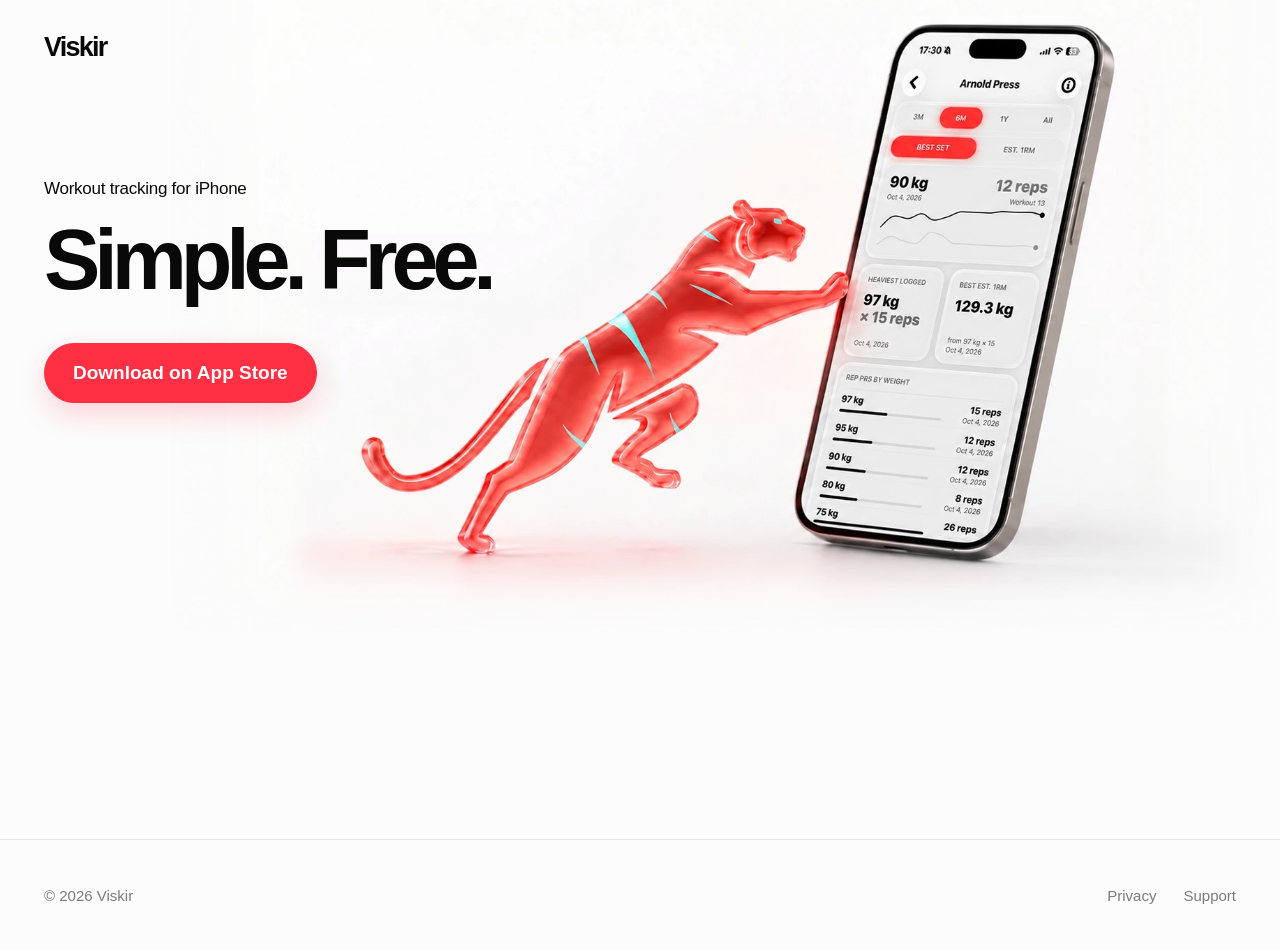
<file: index.html>
<!DOCTYPE html>
<html lang="en">
<head>
<meta charset="UTF-8"><meta name="viewport" content="width=device-width,initial-scale=1"/>
<meta name="theme-color" content="#fcfcfc"/>
<meta name="description" content="Viskir — simple, free workout tracking for iPhone."/>
<title>Viskir — Simple. Free.</title>
<style>
:root{--bg:#fcfcfc;--ink:#09090a;--accent:#ff3044;--muted:#797b80;--line:rgba(0,0,0,.085)}
*{box-sizing:border-box}html{background:var(--bg)}body{margin:0;min-height:100svh;display:grid;grid-template-rows:auto 1fr auto;background:var(--bg);color:var(--ink);font-family:-apple-system,BlinkMacSystemFont,"SF Pro Display","Helvetica Neue",Arial,sans-serif;-webkit-font-smoothing:antialiased}
a{color:inherit}.shell{width:min(calc(100% - 148px),1524px);margin-inline:auto}
header{height:95px;display:flex;align-items:center;position:relative;z-index:6}.brand{font-size:27px;font-weight:760;letter-spacing:-.065em;text-decoration:none}
.hero{position:relative;min-height:829px;display:flex;align-items:center;isolation:isolate}
.copy{position:relative;z-index:3;flex:none;width:57%;transform:translateY(-38px)}.eyebrow{font-size:19px;font-weight:500;letter-spacing:-.015em;margin:0 0 20px}
h1{margin:0;font-size:clamp(65px,6.4vw,108px);line-height:.98;font-weight:760;letter-spacing:-.072em;white-space:nowrap}
.actions{margin-top:42px;display:flex;gap:20px;flex-wrap:wrap}.btn{border:1px solid var(--line);border-radius:99px;display:inline-flex;align-items:center;justify-content:center;padding:0 28px;min-height:60px;font-size:19px;font-weight:600;text-decoration:none;background:white;transition:transform .15s,box-shadow .15s}
.btn:hover{transform:translateY(-2px)}.primary{background:var(--accent);border-color:var(--accent);color:#fff;box-shadow:0 12px 29px rgba(255,48,68,.19)}.primary:hover{box-shadow:0 16px 35px rgba(255,48,68,.26)}a:focus-visible{outline:3px solid var(--accent);outline-offset:4px}
.scene{position:absolute;inset:0;z-index:1;pointer-events:none;overflow:visible}.art{display:block;position:absolute;width:1510px;max-width:none;height:auto;right:calc((100% - 100vw)/2);top:-53px;user-select:none;/* fade only the EMPTY left border, never the tiger or phone edges */}
footer{min-height:110px;border-top:1px solid var(--line);position:relative;z-index:5;color:var(--muted)}.foot{min-height:110px;display:flex;align-items:center;justify-content:space-between;gap:16px;font-size:15px}.links{display:flex;gap:27px}.links a{text-decoration:none}.links a:hover{color:var(--ink)}
@media(min-width:1700px){.hero{min-height:calc(100svh - 205px)}.art{width:min(91vw,1640px);top:calc(50% - 390px)}}
@media(min-width:841px) and (max-width:1550px){.shell{width:calc(100% - 88px)}.hero{min-height:744px}.copy{width:56%}.eyebrow{font-size:17px}.art{width:clamp(950px,94vw,1510px);top:calc(50% - 399px);right:-38px}h1{font-size:clamp(65px,6.6vw,96px)}}
@media(max-width:840px){.shell{width:calc(100% - 40px)}header{height:78px}.brand{font-size:24px}.hero{min-height:0;display:block;padding:44px 0 0}.copy{width:100%;transform:none}.eyebrow{font-size:16px;margin-bottom:15px}h1{font-size:clamp(51px,10vw,78px)}.actions{margin-top:28px;gap:10px}.btn{min-height:50px;font-size:15px;padding:0 22px}.scene{position:relative;height:min(86vw,600px);margin:30px -20px 0;width:calc(100% + 40px);overflow:hidden}.art{width:min(150vw,902px);right:0;top:0}.foot,footer{min-height:74px}.foot{font-size:13px}.links{gap:17px}}
@media(max-width:500px){.scene{height:92vw;margin-top:24px}.art{width:161vw;right:-4vw;top:0}h1{font-size:clamp(48px,12.5vw,58px)}}
@media(max-width:360px){h1{font-size:46px}.btn{padding:0 18px}.art{width:167vw}}
@media(prefers-reduced-motion:reduce){.btn{transition:none}}

/* Responsive artwork bounds: retain the full approved tiger and phone. */
@media (min-width: 841px) and (max-width: 1550px) {
  .hero { min-height: max(744px, calc(58.224vw - 12px)); }
  .art { top: -35px; }
}
@media (min-width: 1551px) and (max-width: 1699px) {
  .hero { min-height: max(920px, calc(100svh - 205px)); }
  .art { top: -35px; }
}
@media (min-width: 1700px) {
  .hero { min-height: max(970px, min(1020px, calc(56.4vw + 10px)), calc(100svh - 205px)); }
  .art { top: -35px; }
}
@media (max-width: 840px) {
  .scene {
    position: relative;
    width: 100vw;
    height: calc(86.72vw + 8px);
    margin: 28px calc(50% - 50vw) 0;
    overflow: hidden;
  }
  .art {
    width: 140vw;
    height: auto;
    left: 50%;
    right: auto;
    top: 0;
    transform: translateX(-50%);
  }
}

/* Keep the complete scene visible on initial load in shorter desktop viewports. */
@media (min-width: 841px) and (max-height: 950px) {
  .art {
    width: min(calc(clamp(950px, 94vw, 1510px) - 90px), 175svh) !important;
    top: -145px !important;
    right: calc((100% - 100vw) / 2) !important;
  }
}
@media (min-width: 841px) and (max-height: 820px) {
  .art { top: -90px !important; }
}

/* Approved desktop slogan position: raised 50px beyond the last preview. */
@media (min-width: 841px) {
  .copy { transform: translateY(-176px); }
}
</style>
</head>
<body>
<header class="shell"><a class="brand" href="https://viskir.com/">Viskir</a></header>
<main><section class="shell hero" aria-label="Viskir workout tracking"><div class="copy">
<p class="eyebrow">Workout tracking for iPhone</p><h1>Simple. Free.</h1>
<nav class="actions" aria-label="Download and information"><a class="btn primary" href="https://apps.apple.com/app/id6819075258">Download on App Store</a></nav>
</div><div class="scene" aria-hidden="true"><img class="art" src="assets/viskir-tiger-corrected-mask-no-holes.webp" alt="" width="1595" height="986"/></div></section></main>
<footer><div class="shell foot"><span>© 2026 Viskir</span><nav class="links" aria-label="Footer"><a href="https://viskir.com/privacy/">Privacy</a><a href="https://viskir.com/support/">Support</a></nav></div></footer>
</body></html>
</file>
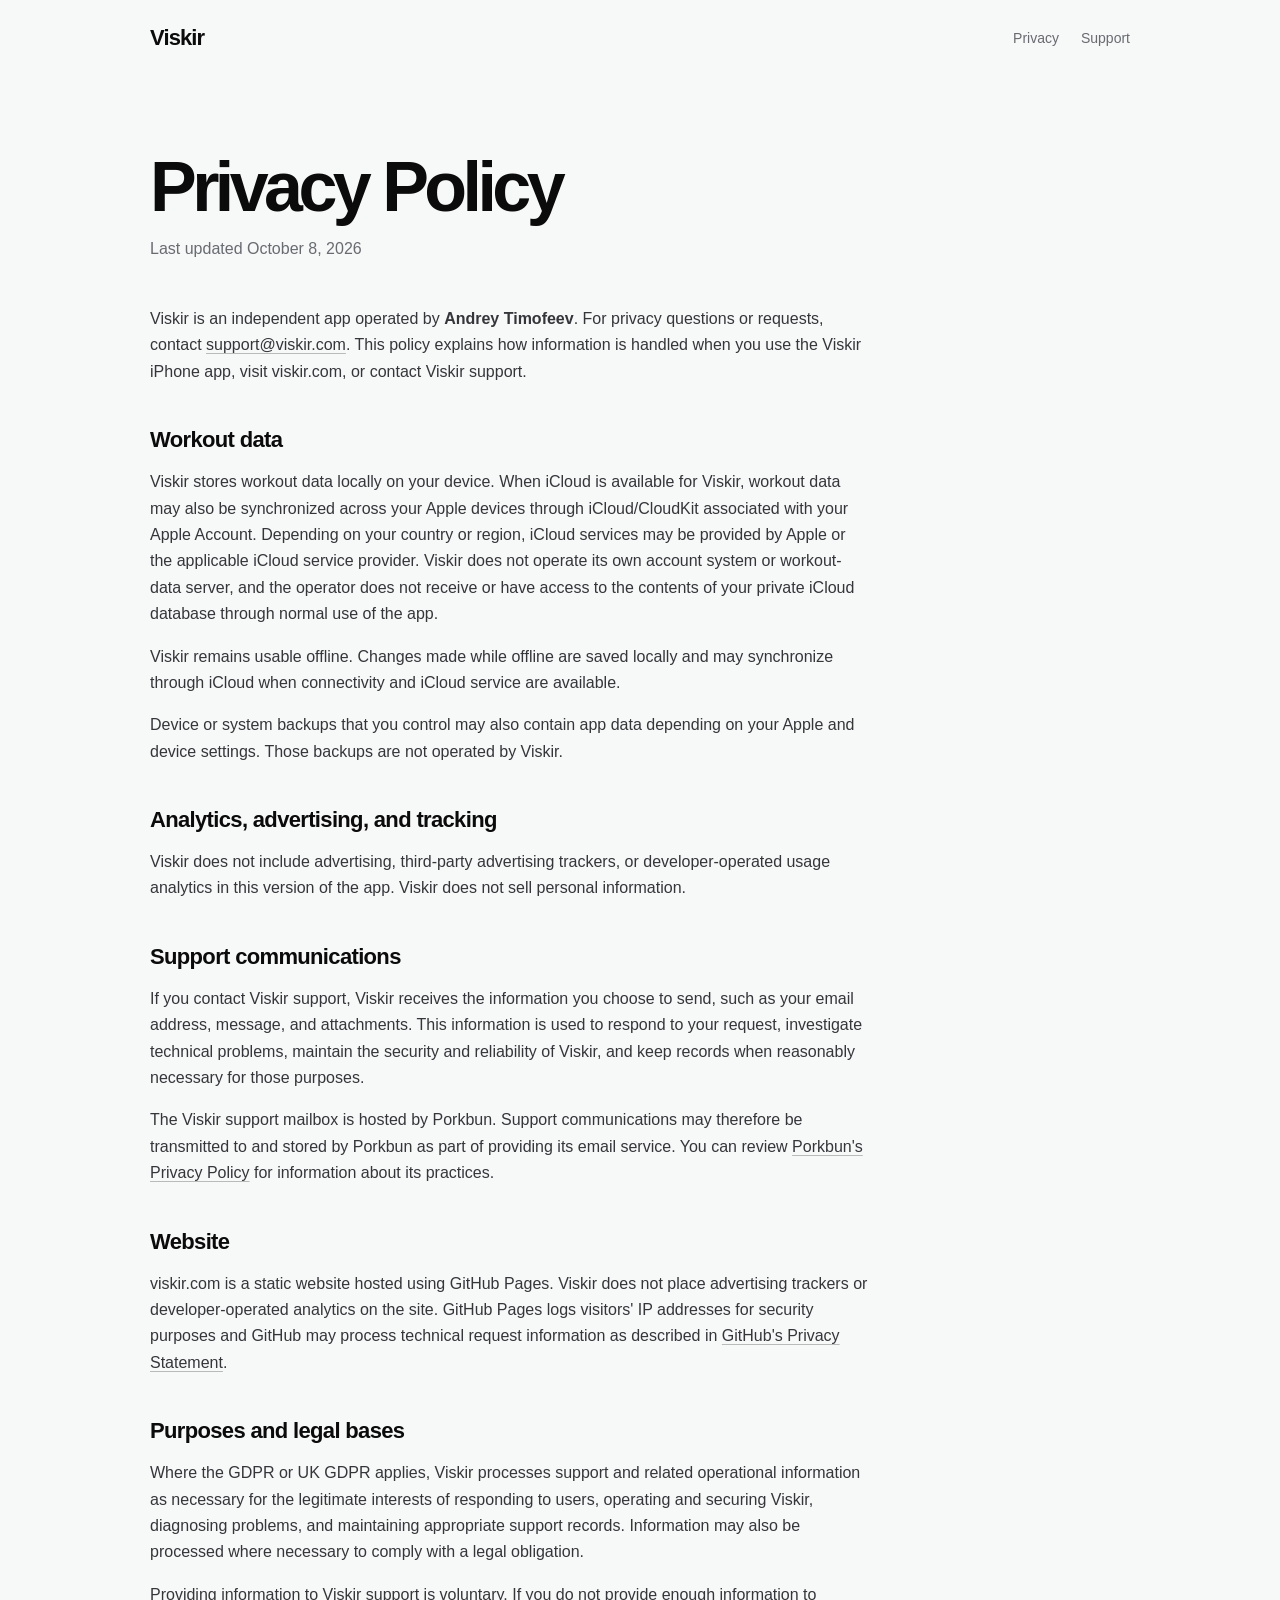
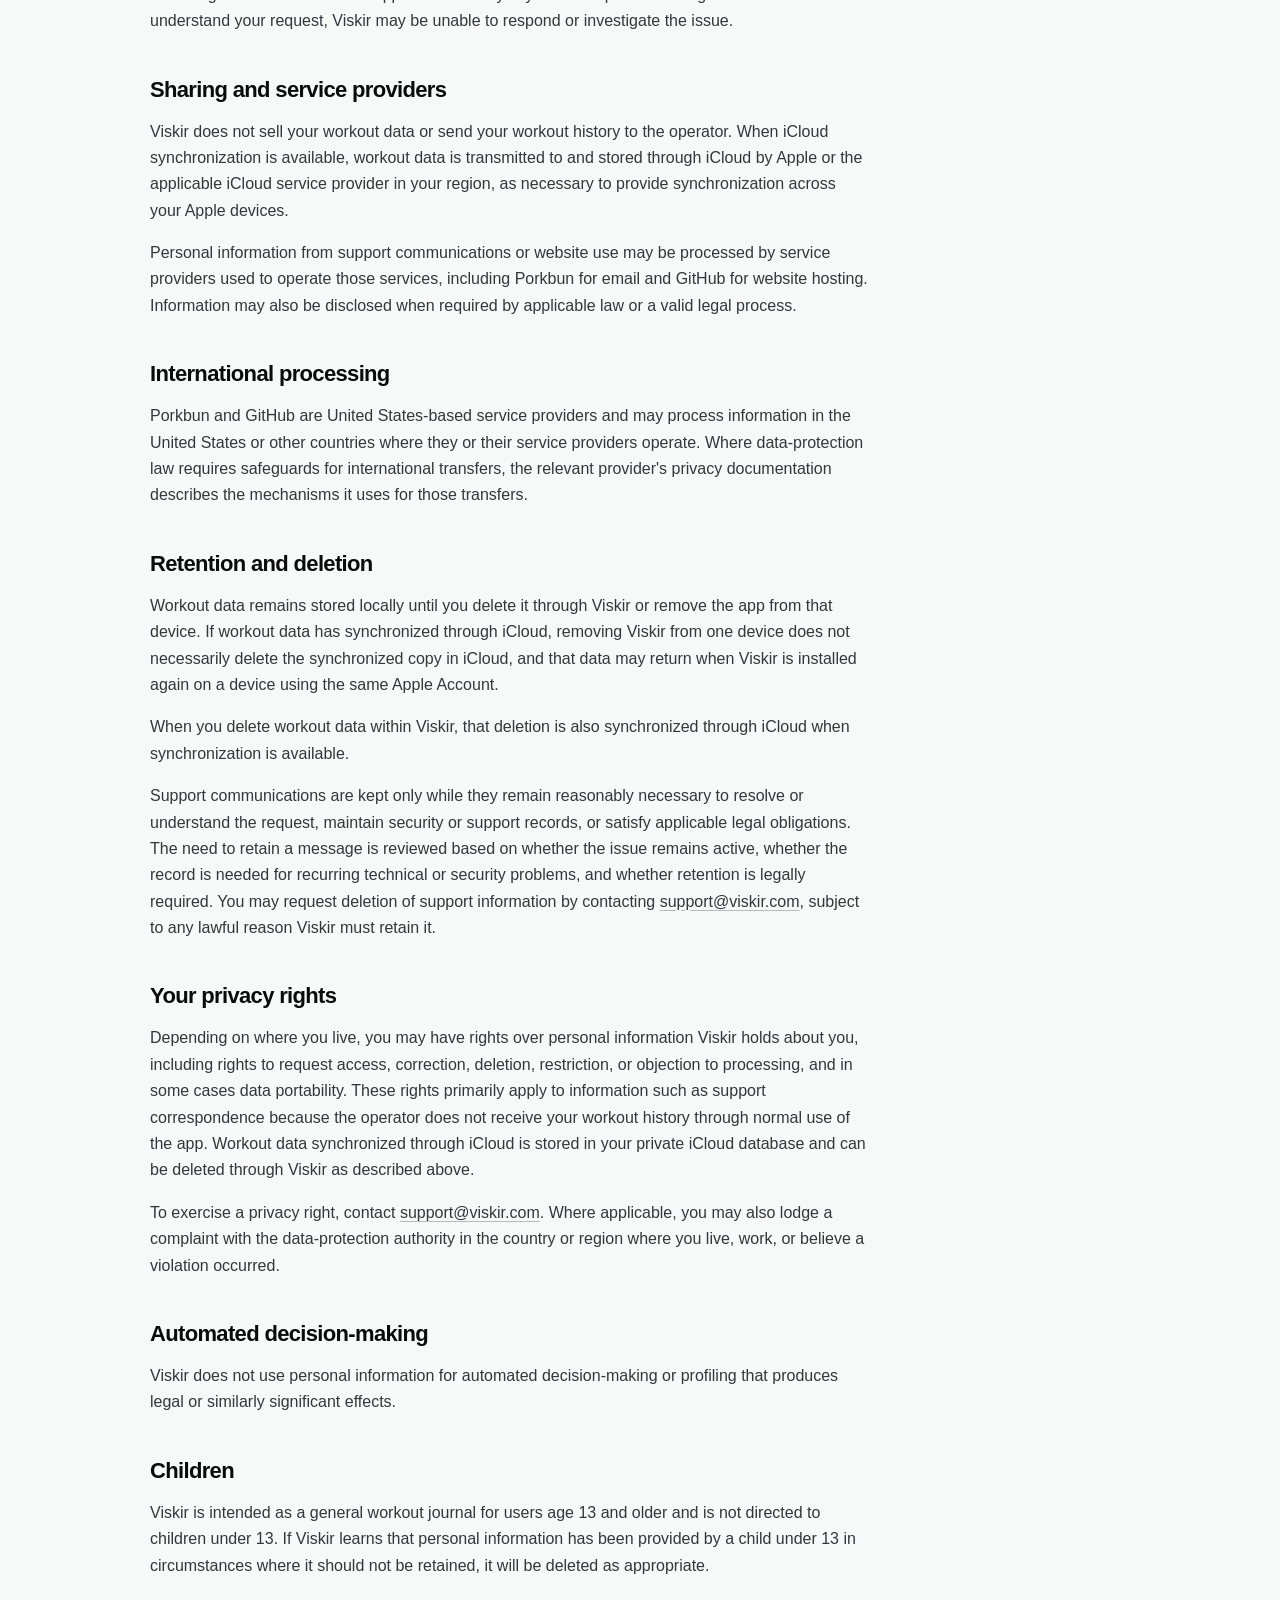
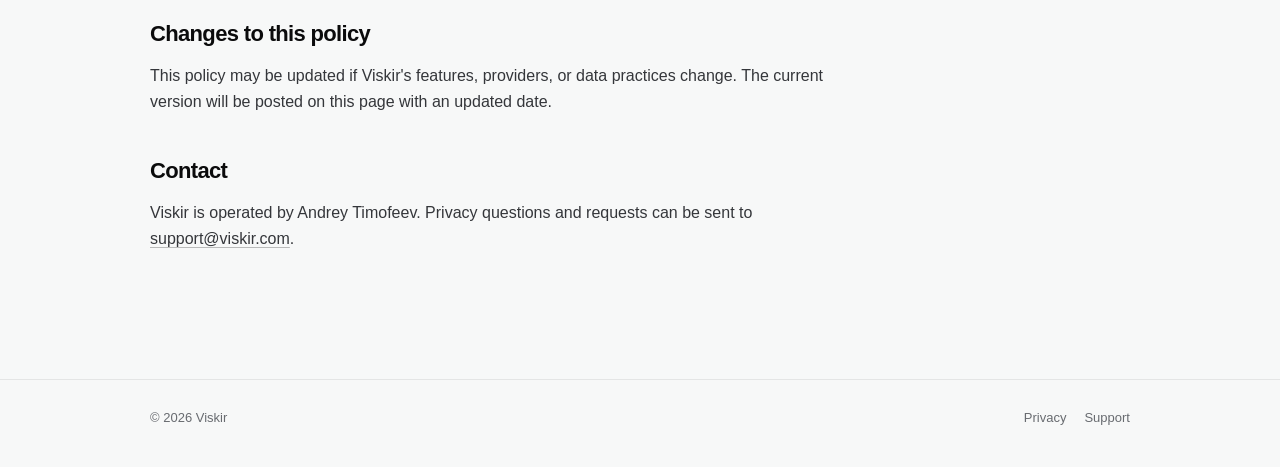
<file: privacy/index.html>
<!doctype html>
<html lang="en">
<head>
  <meta charset="utf-8">
  <meta name="viewport" content="width=device-width, initial-scale=1">
  <meta name="description" content="Viskir Privacy Policy">
  <title>Privacy Policy — Viskir</title>
  <link rel="stylesheet" href="/styles.css">
</head>
<body>
  <header class="shell nav">
    <a class="brand" href="/">Viskir</a>
    <nav class="navlinks" aria-label="Primary navigation">
      <a href="/privacy/" aria-current="page">Privacy</a>
      <a href="/support/">Support</a>
    </nav>
  </header>

  <main class="shell page">
    <div class="page-header">
      <h1>Privacy Policy</h1>
      <p class="subtitle">Last updated October 8, 2026</p>
    </div>

    <article class="prose">

      <p>
        Viskir is an independent app operated by <strong>Andrey Timofeev</strong>.
        For privacy questions or requests, contact
        <a href="mailto:support@viskir.com">support@viskir.com</a>.
        This policy explains how information is handled when you use the Viskir
        iPhone app, visit viskir.com, or contact Viskir support.
      </p>

      <h2>Workout data</h2>
      <p>
        Viskir stores workout data locally on your device. When iCloud is available
        for Viskir, workout data may also be synchronized across your Apple devices
        through iCloud/CloudKit associated with your Apple Account. Depending on your
        country or region, iCloud services may be provided by Apple or the
        applicable iCloud service provider. Viskir does not operate its own account system or workout-data
        server, and the operator does not receive or have access to the contents of
        your private iCloud database through normal use of the app.
      </p>
      <p>
        Viskir remains usable offline. Changes made while offline are saved locally
        and may synchronize through iCloud when connectivity and iCloud service are
        available.
      </p>
      <p>
        Device or system backups that you control may also contain app data depending
        on your Apple and device settings. Those backups are not operated by Viskir.
      </p>

      <h2>Analytics, advertising, and tracking</h2>
      <p>
        Viskir does not include advertising, third-party advertising trackers, or
        developer-operated usage analytics in this version of the app. Viskir does
        not sell personal information.
      </p>

      <h2>Support communications</h2>
      <p>
        If you contact Viskir support, Viskir receives the information you choose to
        send, such as your email address, message, and attachments. This information
        is used to respond to your request, investigate technical problems, maintain
        the security and reliability of Viskir, and keep records when reasonably
        necessary for those purposes.
      </p>
      <p>
        The Viskir support mailbox is hosted by Porkbun. Support communications may
        therefore be transmitted to and stored by Porkbun as part of providing its
        email service. You can review
        <a href="https://porkbun.com/legal/agreement/privacy_policy">Porkbun's Privacy Policy</a>
        for information about its practices.
      </p>

      <h2>Website</h2>
      <p>
        viskir.com is a static website hosted using GitHub Pages. Viskir does not
        place advertising trackers or developer-operated analytics on the site.
        GitHub Pages logs visitors' IP addresses for security purposes and GitHub may
        process technical request information as described in
        <a href="https://docs.github.com/en/site-policy/privacy-policies/github-general-privacy-statement">GitHub's Privacy Statement</a>.
      </p>

      <h2>Purposes and legal bases</h2>
      <p>
        Where the GDPR or UK GDPR applies, Viskir processes support and related
        operational information as necessary for the legitimate interests of
        responding to users, operating and securing Viskir, diagnosing problems, and
        maintaining appropriate support records. Information may also be processed
        where necessary to comply with a legal obligation.
      </p>
      <p>
        Providing information to Viskir support is voluntary. If you do not provide
        enough information to understand your request, Viskir may be unable to
        respond or investigate the issue.
      </p>

      <h2>Sharing and service providers</h2>
      <p>
        Viskir does not sell your workout data or send your workout history to the
        operator. When iCloud synchronization is available, workout data is
        transmitted to and stored through iCloud by Apple or the applicable iCloud
        service provider in your region, as necessary to provide synchronization
        across your Apple devices.
      </p>
      <p>
        Personal information from support communications or website use may be
        processed by service providers used to operate those services, including
        Porkbun for email and GitHub for website hosting. Information may also be
        disclosed when required by applicable law or a valid legal process.
      </p>

      <h2>International processing</h2>
      <p>
        Porkbun and GitHub are United States-based service providers and may process
        information in the United States or other countries where they or their
        service providers operate. Where data-protection law requires safeguards for
        international transfers, the relevant provider's privacy documentation
        describes the mechanisms it uses for those transfers.
      </p>

      <h2>Retention and deletion</h2>
      <p>
        Workout data remains stored locally until you delete it through Viskir or
        remove the app from that device. If workout data has synchronized through
        iCloud, removing Viskir from one device does not necessarily delete the
        synchronized copy in iCloud, and that data may return when Viskir is
        installed again on a device using the same Apple Account.
      </p>
      <p>
        When you delete workout data within Viskir, that deletion is also synchronized
        through iCloud when synchronization is available.
      </p>
      <p>
        Support communications are kept only while they remain reasonably necessary
        to resolve or understand the request, maintain security or support records,
        or satisfy applicable legal obligations. The need to retain a message is
        reviewed based on whether the issue remains active, whether the record is
        needed for recurring technical or security problems, and whether retention
        is legally required. You may request deletion of support information by
        contacting <a href="mailto:support@viskir.com">support@viskir.com</a>,
        subject to any lawful reason Viskir must retain it.
      </p>

      <h2>Your privacy rights</h2>
      <p>
        Depending on where you live, you may have rights over personal information
        Viskir holds about you, including rights to request access, correction,
        deletion, restriction, or objection to processing, and in some cases data
        portability. These rights primarily apply to information such as support
        correspondence because the operator does not receive your workout history
        through normal use of the app. Workout data synchronized through iCloud is
        stored in your private iCloud database and can be deleted through Viskir as
        described above.
      </p>
      <p>
        To exercise a privacy right, contact
        <a href="mailto:support@viskir.com">support@viskir.com</a>. Where applicable,
        you may also lodge a complaint with the data-protection authority in the
        country or region where you live, work, or believe a violation occurred.
      </p>

      <h2>Automated decision-making</h2>
      <p>
        Viskir does not use personal information for automated decision-making or
        profiling that produces legal or similarly significant effects.
      </p>

      <h2>Children</h2>
      <p>
        Viskir is intended as a general workout journal for users age 13 and older
        and is not directed to children under 13. If Viskir learns that personal
        information has been provided by a child under 13 in circumstances where it
        should not be retained, it will be deleted as appropriate.
      </p>

      <h2>Changes to this policy</h2>
      <p>
        This policy may be updated if Viskir's features, providers, or data practices
        change. The current version will be posted on this page with an updated date.
      </p>

      <h2>Contact</h2>
      <p>
        Viskir is operated by Andrey Timofeev. Privacy questions and requests can be
        sent to <a href="mailto:support@viskir.com">support@viskir.com</a>.
      </p>
    </article>
  </main>

  <footer>
    <div class="shell footer-row">
      <span>© 2026 Viskir</span>
      <div class="footer-links">
        <a href="/privacy/">Privacy</a>
        <a href="/support/">Support</a>
      </div>
    </div>
  </footer>
</body>
</html>
</file>
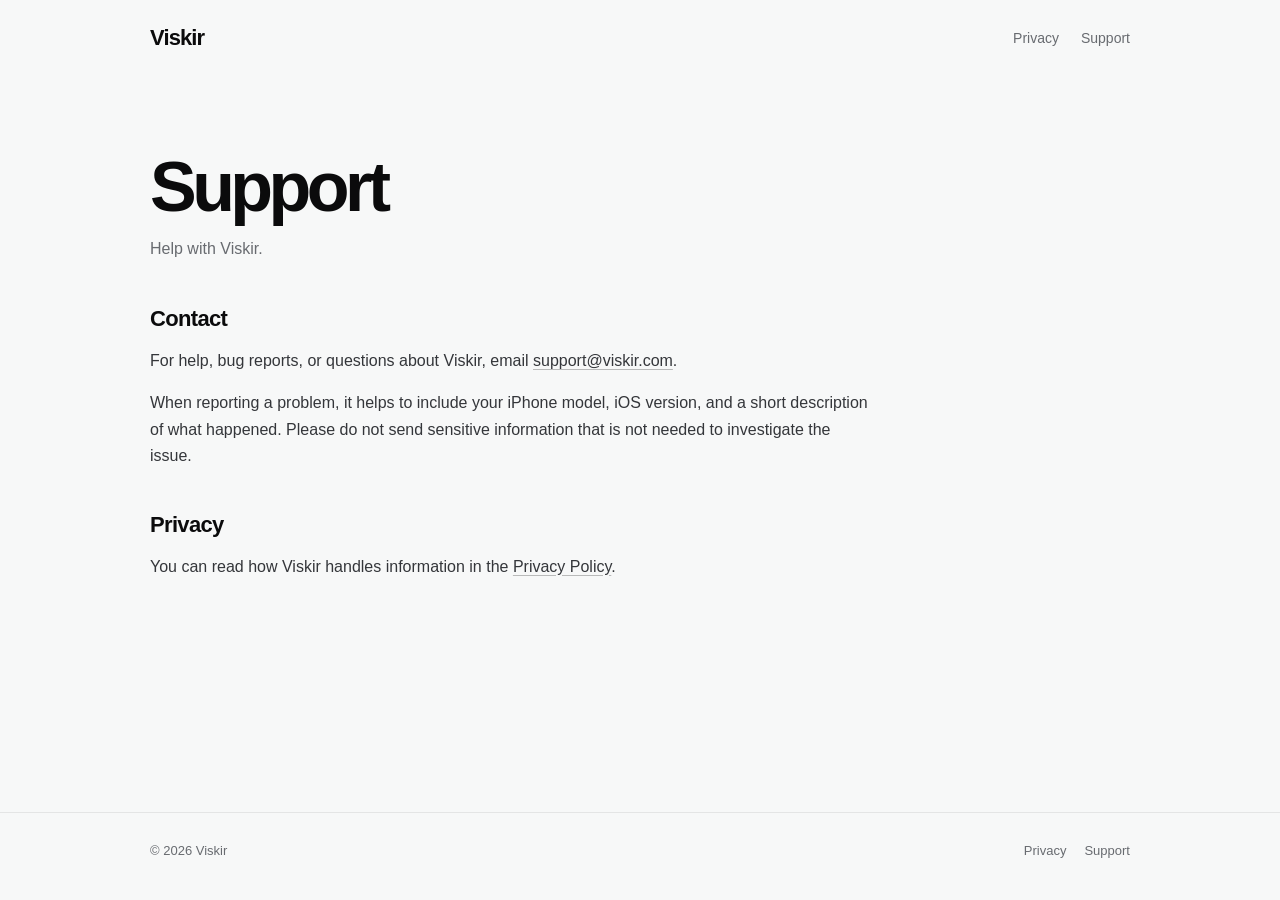
<file: support/index.html>
<!doctype html>
<html lang="en">
<head>
  <meta charset="utf-8">
  <meta name="viewport" content="width=device-width, initial-scale=1">
  <meta name="description" content="Viskir Support">
  <title>Support — Viskir</title>
  <link rel="stylesheet" href="/styles.css">
</head>
<body>
  <header class="shell nav">
    <a class="brand" href="/">Viskir</a>
    <nav class="navlinks" aria-label="Primary navigation">
      <a href="/privacy/">Privacy</a>
      <a href="/support/" aria-current="page">Support</a>
    </nav>
  </header>

  <main class="shell page">
    <div class="page-header">
      <h1>Support</h1>
      <p class="subtitle">Help with Viskir.</p>
    </div>

    <article class="prose">

      <h2>Contact</h2>
      <p>
        For help, bug reports, or questions about Viskir, email
        <a href="mailto:support@viskir.com">support@viskir.com</a>.
      </p>
      <p>
        When reporting a problem, it helps to include your iPhone model, iOS
        version, and a short description of what happened. Please do not send
        sensitive information that is not needed to investigate the issue.
      </p>

      <h2>Privacy</h2>
      <p>
        You can read how Viskir handles information in the
        <a href="/privacy/">Privacy Policy</a>.
      </p>
    </article>
  </main>

  <footer>
  <div class="shell footer-row">
    <span>© 2026 Viskir</span>
    <div class="footer-links">
      <a href="/privacy/">Privacy</a>
      <a href="/support/">Support</a>
    </div>
  </div>
</footer>
</body>
</html>
</file>
<file: styles.css>
:root {
  --bg: #f7f8f8;
  --surface: rgba(255, 255, 255, 0.72);
  --text: #0b0b0c;
  --muted: #686b70;
  --line: rgba(0, 0, 0, 0.08);
  --accent: #ff283c;
  --max: 980px;
}

* { box-sizing: border-box; }

html {
  scroll-behavior: smooth;
  background: var(--bg);
}

body {
  margin: 0;
  min-height: 100vh;
  min-height: 100svh;
  display: grid;
  grid-template-rows: auto 1fr auto;
  font-family: -apple-system, BlinkMacSystemFont, "SF Pro Display", "SF Pro Text",
               "Helvetica Neue", Arial, sans-serif;
  color: var(--text);
  background: var(--bg);
  -webkit-font-smoothing: antialiased;
}

a { color: inherit; }

.shell {
  width: min(calc(100% - 40px), var(--max));
  margin: 0 auto;
}

.nav {
  min-height: 76px;
  display: flex;
  align-items: center;
  justify-content: space-between;
  gap: 24px;
}

.brand {
  font-size: 22px;
  font-weight: 700;
  letter-spacing: -0.04em;
  text-decoration: none;
}

.navlinks {
  display: flex;
  align-items: center;
  gap: 22px;
  font-size: 14px;
  color: var(--muted);
}

.navlinks a {
  text-decoration: none;
}

.navlinks a:hover { color: var(--text); }

.hero {
  min-height: 70vh;
  display: grid;
  align-items: center;
  padding: 80px 0 110px;
}

.eyebrow {
  display: inline-flex;
  align-items: center;
  gap: 9px;
  font-size: 15px;
  color: var(--muted);
  margin-bottom: 18px;
}

.dot {
  width: 8px;
  height: 8px;
  border-radius: 50%;
  background: var(--accent);
  box-shadow: 0 0 0 5px rgba(255, 40, 60, 0.08);
}

h1 {
  max-width: 760px;
  margin: 0;
  font-size: clamp(54px, 8vw, 94px);
  line-height: 0.94;
  letter-spacing: -0.065em;
  font-weight: 700;
}

.lead {
  max-width: 590px;
  margin: 28px 0 0;
  font-size: clamp(18px, 2.3vw, 23px);
  line-height: 1.45;
  letter-spacing: -0.02em;
  color: var(--muted);
}

.cta-row {
  display: flex;
  flex-wrap: wrap;
  gap: 12px;
  margin-top: 34px;
}

.button {
  min-height: 48px;
  display: inline-flex;
  align-items: center;
  justify-content: center;
  padding: 0 20px;
  border-radius: 999px;
  font-size: 15px;
  font-weight: 600;
  text-decoration: none;
  border: 1px solid var(--line);
  background: rgba(255,255,255,0.65);
  backdrop-filter: blur(18px);
  -webkit-backdrop-filter: blur(18px);
}

.button.primary {
  background: var(--accent);
  border-color: var(--accent);
  color: white;
  box-shadow: 0 10px 30px rgba(255, 40, 60, 0.18);
}

.feature-grid {
  display: grid;
  grid-template-columns: repeat(3, 1fr);
  gap: 14px;
  padding-bottom: 100px;
}

.card {
  border: 1px solid var(--line);
  background: var(--surface);
  border-radius: 24px;
  padding: 26px;
  backdrop-filter: blur(20px);
  -webkit-backdrop-filter: blur(20px);
}

.card h2 {
  margin: 0 0 10px;
  font-size: 18px;
  letter-spacing: -0.03em;
}

.card p {
  margin: 0;
  color: var(--muted);
  line-height: 1.55;
  font-size: 15px;
}

.page {
  padding: 76px 0 110px;
}

.page-header {
  margin-bottom: 48px;
}

.page h1 {
  font-size: clamp(42px, 7vw, 70px);
  line-height: 1;
}

.page .subtitle {
  margin-top: 18px;
  color: var(--muted);
  font-size: 16px;
}

.prose {
  max-width: 720px;
}

.prose h2 {
  margin: 42px 0 12px;
  font-size: 22px;
  letter-spacing: -0.03em;
}

.prose p,
.prose li {
  color: #34363a;
  font-size: 16px;
  line-height: 1.65;
}

.prose ul {
  padding-left: 20px;
}

.prose a {
  text-decoration-color: rgba(0,0,0,0.25);
  text-underline-offset: 3px;
}

.notice {
  margin: 0 0 34px;
  padding: 18px 20px;
  border: 1px solid rgba(255,40,60,0.18);
  background: rgba(255,40,60,0.05);
  border-radius: 18px;
  color: #333438;
  line-height: 1.55;
}

footer {
  border-top: 1px solid var(--line);
  padding: 30px 0 42px;
  color: var(--muted);
  font-size: 13px;
}

.footer-row {
  display: flex;
  justify-content: space-between;
  gap: 24px;
  flex-wrap: wrap;
}

.footer-links {
  display: flex;
  gap: 18px;
}

.footer-links a {
  text-decoration: none;
}

@media (max-width: 760px) {
  .shell { width: min(calc(100% - 28px), var(--max)); }
  .nav { min-height: 68px; }
  .navlinks { gap: 14px; }
  .hero { min-height: 66vh; padding: 55px 0 80px; }
  .feature-grid { grid-template-columns: 1fr; padding-bottom: 72px; }
  .card { border-radius: 20px; }
  .page { padding: 54px 0 84px; }
}

@media (prefers-reduced-motion: reduce) {
  html { scroll-behavior: auto; }
}

/* Homepage tiger hero. Scoped so Privacy and Support retain their layout. */
.home { background: var(--bg); }
.home .nav,
.home footer .shell { width: min(calc(100% - 40px), 1300px); }
.home .hero {
  width: min(calc(100% - 40px), 1300px);
  min-height: 72vh;
  padding: 30px 0 84px;
}
.home .hero-inner {
  display: grid;
  grid-template-columns: minmax(0, 1.16fr) minmax(0, 1fr);
  align-items: center;
  gap: clamp(16px, 2vw, 32px);
  width: 100%;
}
.home .hero-copy { min-width: 0; }
.home .eyebrow {
  color: var(--text);
  font-weight: 500;
  margin-bottom: 14px;
}
.home h1 {
  font-size: clamp(52px, 6.55vw, 94px);
  white-space: nowrap;
}
.home .cta-row { margin-top: 34px; }
.home .hero-art-wrap {
  min-width: 0;
  display: flex;
  align-items: center;
  justify-content: flex-end;
}
.home .hero-art {
  width: 100%;
  max-width: 720px;
  height: auto;
  display: block;
}
@media (max-width: 900px) {
  .home .nav,
  .home footer .shell { width: min(calc(100% - 28px), 760px); }
  .home .hero {
    width: min(calc(100% - 28px), 760px);
    padding: 4px 0 76px;
    min-height: 0;
  }
  .home .hero-inner { grid-template-columns: 1fr; gap: 0; }
  .home .hero-art-wrap {
    order: -1;
    justify-content: center;
    margin: 0 -14px 10px;
  }
  .home .hero-art { width: min(100%, 670px); }
  .home h1 { font-size: clamp(54px, 10vw, 82px); }
}
@media (max-width: 440px) {
  .home .hero-art-wrap { margin: 0 -14px 2px; }
  .home .eyebrow { margin-bottom: 14px; }
  .home h1 { font-size: clamp(52px, 14vw, 62px); }
  .home .cta-row { margin-top: 30px; }
}
@media (max-width: 350px) {
  .home h1 { font-size: 45px; }
  .home .button { padding: 0 16px; font-size: 14px; }
}
</file>
